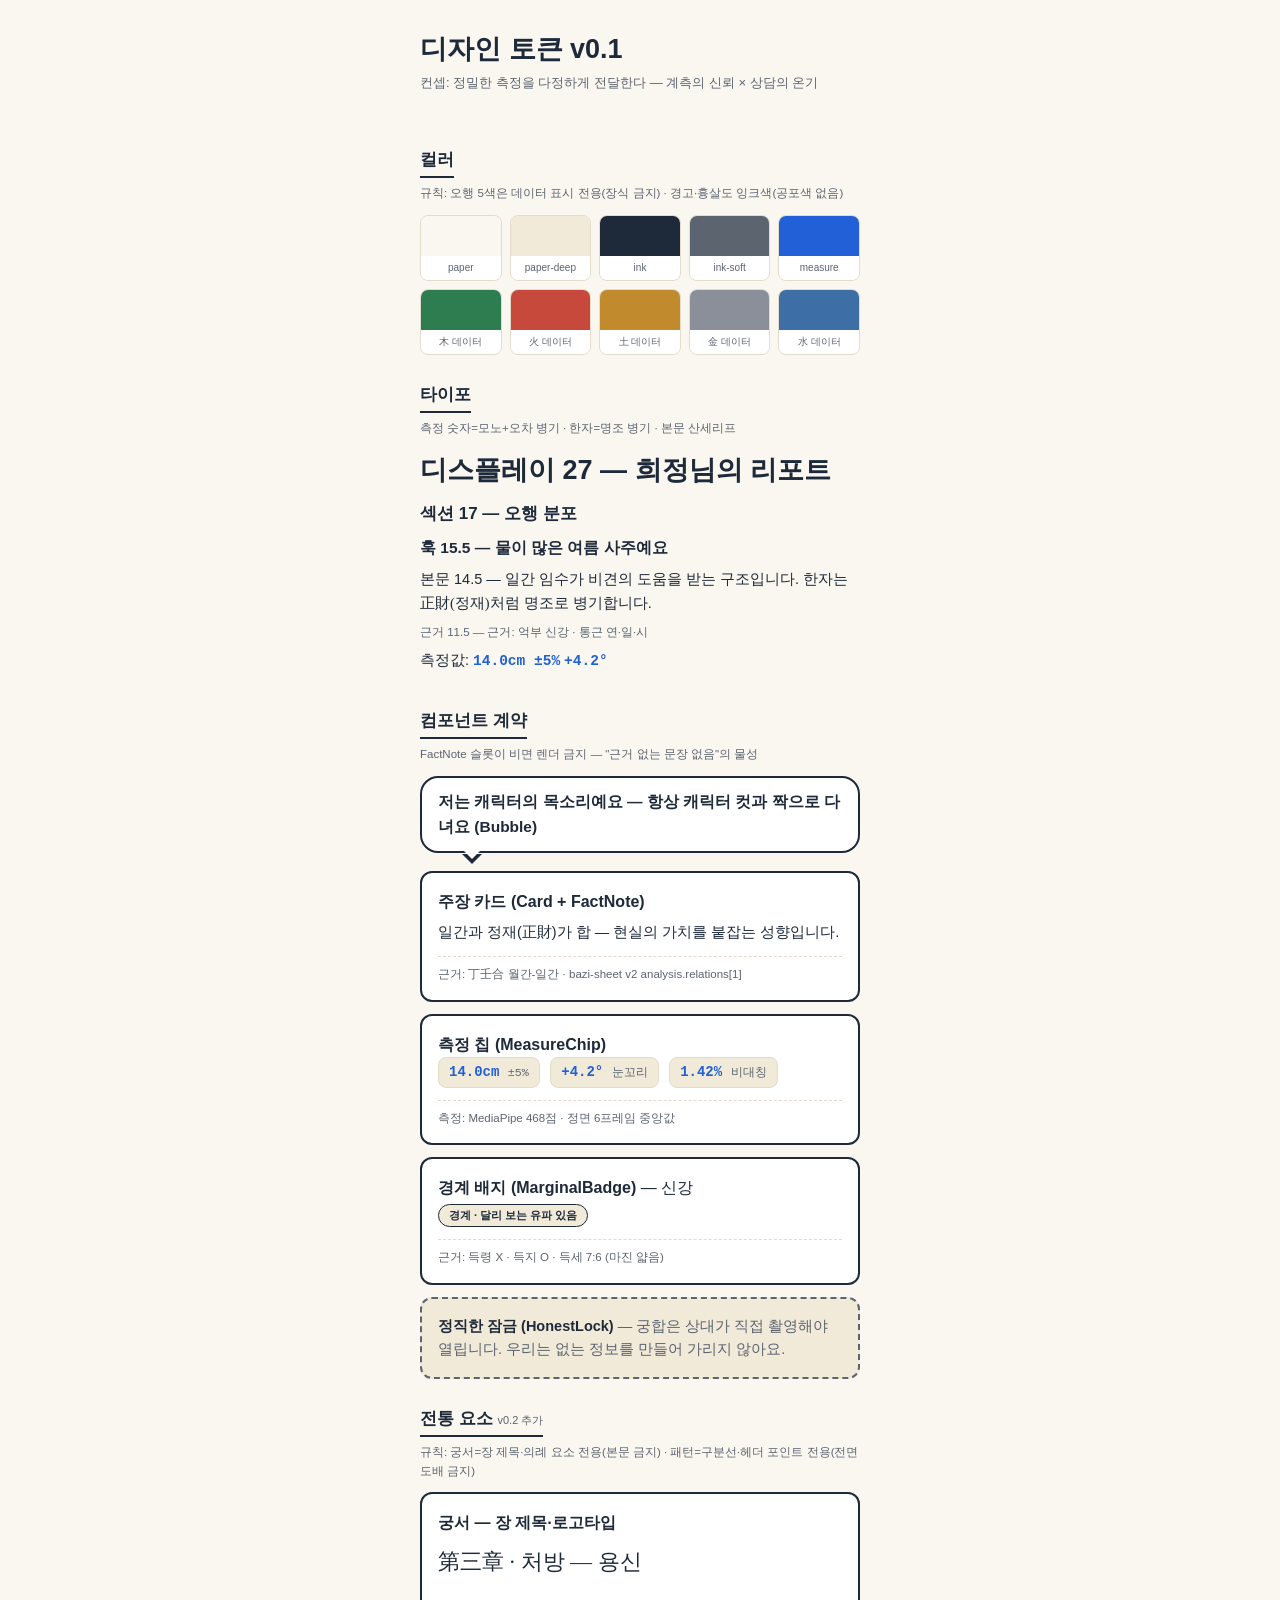
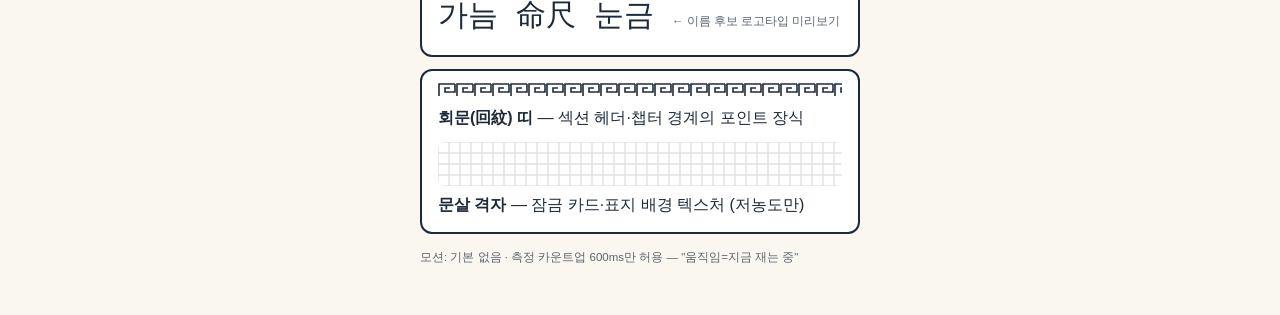
<file: tokens.html>
<!doctype html>
<html lang="ko">
<head>
<meta charset="utf-8">
<meta name="viewport" content="width=device-width,initial-scale=1">
<title>명경 디자인 토큰</title>
<link rel="stylesheet" href="tokens.css">
<style>
  *{box-sizing:border-box;margin:0;padding:0}
  body{font-family:var(--font-sans);background:var(--paper);color:var(--ink);padding:28px 20px 50px;max-width:var(--w-content);margin:0 auto;line-height:1.6}
  h1{font-size:var(--fs-display);font-weight:var(--fw-display);margin-bottom:2px}
  .sub{color:var(--ink-soft);font-size:13px;margin-bottom:26px}
  h2{font-size:var(--fs-h2);font-weight:var(--fw-h2);margin:26px 0 12px;border-bottom:2px solid var(--ink);display:inline-block;padding-bottom:3px}
  .rule{font-size:var(--fs-note);color:var(--ink-soft);margin:-6px 0 12px}
  /* 스와치 */
  .sw{display:grid;grid-template-columns:repeat(5,1fr);gap:8px}
  .sw .c{border-radius:var(--r-chip);border:1px solid var(--line);overflow:hidden;font-size:10px;text-align:center}
  .sw .c i{display:block;height:40px}
  .sw .c em{display:block;font-style:normal;padding:4px 2px;background:#fff;color:var(--ink-soft)}
  /* 타입 */
  .type div{margin-bottom:8px}
  .t-display{font-size:var(--fs-display);font-weight:var(--fw-display)}
  .t-h2{font-size:var(--fs-h2);font-weight:var(--fw-h2)}
  .t-hook{font-size:var(--fs-hook);font-weight:var(--fw-hook)}
  .t-body{font-size:var(--fs-body)}
  .t-note{font-size:var(--fs-note);color:var(--ink-soft)}
  .t-mono{font-family:var(--font-mono);color:var(--measure);font-weight:700}
  .t-serif{font-family:var(--font-serif)}
  /* 컴포넌트 */
  .card{background:#fff;border:2px solid var(--ink);border-radius:var(--r-card);padding:var(--sp-4);margin-bottom:var(--sp-3)}
  .factnote{border-top:1.5px dashed var(--line);margin-top:var(--sp-3);padding-top:var(--sp-2);font-size:var(--fs-note);color:var(--ink-soft)}
  .chip{display:inline-block;font-family:var(--font-mono);background:var(--paper-deep);border:1.5px solid var(--line);border-radius:var(--r-chip);padding:3px 10px;font-size:14px;font-weight:700;color:var(--measure);margin-right:6px}
  .chip small{color:var(--ink-soft);font-weight:400}
  .bubble{position:relative;background:#fff;border:2.5px solid var(--ink);border-radius:var(--r-bubble);padding:var(--sp-3) var(--sp-4);font-size:var(--fs-hook);font-weight:var(--fw-hook);margin-bottom:18px}
  .bubble:before{content:"";position:absolute;left:40px;bottom:-13px;border:10px solid transparent;border-top-color:var(--ink);border-bottom:0}
  .bubble:after{content:"";position:absolute;left:42px;bottom:-8px;border:8px solid transparent;border-top-color:#fff;border-bottom:0}
  .badge{display:inline-block;font-size:11px;font-weight:700;color:var(--ink);background:var(--paper-deep);border:1.5px solid var(--ink);border-radius:20px;padding:2px 10px}
  .lock{background:var(--paper-deep);border:2px dashed var(--ink-soft);border-radius:var(--r-card);padding:var(--sp-4);color:var(--ink-soft);font-size:var(--fs-body)}
  .lock b{color:var(--ink)}
  .el{font-weight:800}
</style>
</head>
<body>
  <h1>디자인 토큰 v0.1</h1>
  <div class="sub">컨셉: 정밀한 측정을 다정하게 전달한다 — 계측의 신뢰 × 상담의 온기</div>

  <h2>컬러</h2>
  <div class="rule">규칙: 오행 5색은 데이터 표시 전용(장식 금지) · 경고·흉살도 잉크색(공포색 없음)</div>
  <div class="sw">
    <div class="c"><i style="background:var(--paper)"></i><em>paper</em></div>
    <div class="c"><i style="background:var(--paper-deep)"></i><em>paper-deep</em></div>
    <div class="c"><i style="background:var(--ink)"></i><em>ink</em></div>
    <div class="c"><i style="background:var(--ink-soft)"></i><em>ink-soft</em></div>
    <div class="c"><i style="background:var(--measure)"></i><em>measure</em></div>
  </div>
  <div style="height:8px"></div>
  <div class="sw">
    <div class="c"><i style="background:var(--wood)"></i><em>木 데이터</em></div>
    <div class="c"><i style="background:var(--fire)"></i><em>火 데이터</em></div>
    <div class="c"><i style="background:var(--earth)"></i><em>土 데이터</em></div>
    <div class="c"><i style="background:var(--metal)"></i><em>金 데이터</em></div>
    <div class="c"><i style="background:var(--water)"></i><em>水 데이터</em></div>
  </div>

  <h2>타이포</h2>
  <div class="rule">측정 숫자=모노+오차 병기 · 한자=명조 병기 · 본문 산세리프</div>
  <div class="type">
    <div class="t-display">디스플레이 27 — 희정님의 리포트</div>
    <div class="t-h2">섹션 17 — 오행 분포</div>
    <div class="t-hook">훅 15.5 — 물이 많은 여름 사주예요</div>
    <div class="t-body">본문 14.5 — 일간 임수가 비견의 도움을 받는 구조입니다. 한자는 <span class="t-serif">正財(정재)</span>처럼 명조로 병기합니다.</div>
    <div class="t-note">근거 11.5 — 근거: 억부 신강 · 통근 연·일·시</div>
    <div class="t-body">측정값: <span class="t-mono">14.0cm ±5%</span> <span class="t-mono">+4.2°</span></div>
  </div>

  <h2>컴포넌트 계약</h2>
  <div class="rule">FactNote 슬롯이 비면 렌더 금지 — "근거 없는 문장 없음"의 물성</div>

  <div class="bubble">저는 캐릭터의 목소리예요 — 항상 캐릭터 컷과 짝으로 다녀요 (Bubble)</div>

  <div class="card">
    <b>주장 카드 (Card + FactNote)</b>
    <p style="font-size:var(--fs-body);margin-top:6px">일간과 정재(正財)가 합 — 현실의 가치를 붙잡는 성향입니다.</p>
    <div class="factnote">근거: 丁壬合 월간-일간 · bazi-sheet v2 analysis.relations[1]</div>
  </div>

  <div class="card">
    <b>측정 칩 (MeasureChip)</b><br>
    <span class="chip">14.0cm <small>±5%</small></span>
    <span class="chip">+4.2° <small>눈꼬리</small></span>
    <span class="chip">1.42% <small>비대칭</small></span>
    <div class="factnote">측정: MediaPipe 468점 · 정면 6프레임 중앙값</div>
  </div>

  <div class="card">
    <b>경계 배지 (MarginalBadge)</b> — 신강 <span class="badge">경계 · 달리 보는 유파 있음</span>
    <div class="factnote">근거: 득령 X · 득지 O · 득세 7:6 (마진 얇음)</div>
  </div>

  <div class="lock"><b>정직한 잠금 (HonestLock)</b> — 궁합은 상대가 직접 촬영해야 열립니다. 우리는 없는 정보를 만들어 가리지 않아요.</div>

  <h2>전통 요소 <small style="font-weight:400;font-size:11px;color:var(--ink-soft)">v0.2 추가</small></h2>
  <div class="rule">규칙: 궁서=장 제목·의례 요소 전용(본문 금지) · 패턴=구분선·헤더 포인트 전용(전면 도배 금지)</div>

  <div class="card">
    <b>궁서 — 장 제목·로고타입</b>
    <div style="font-family:var(--font-brush);font-size:22px;margin-top:8px">第三章 · 처방 — 용신</div>
    <div style="display:flex;gap:18px;margin-top:12px;align-items:baseline">
      <span style="font-family:var(--font-brush);font-size:30px">가늠</span>
      <span style="font-family:var(--font-brush);font-size:30px">命尺</span>
      <span style="font-family:var(--font-brush);font-size:30px">눈금</span>
      <span class="t-note">← 이름 후보 로고타입 미리보기</span>
    </div>
  </div>

  <div class="card" style="padding:0;overflow:hidden">
    <div style="height:14px;background-image:var(--pattern-meander);background-repeat:repeat-x;margin:12px 16px 0"></div>
    <div style="padding:8px 16px 4px"><b>회문(回紋) 띠</b> — 섹션 헤더·챕터 경계의 포인트 장식</div>
    <div style="height:44px;background-image:var(--pattern-lattice);margin:8px 16px 0;border-radius:6px"></div>
    <div style="padding:6px 16px 14px"><b>문살 격자</b> — 잠금 카드·표지 배경 텍스처 (저농도만)</div>
  </div>

  <div style="margin-top:14px" class="t-note">모션: 기본 없음 · 측정 카운트업 600ms만 허용 — "움직임=지금 재는 중"</div>
</body>
</html>
</file>
<file: tokens.css>
/* 명경(明鏡) 디자인 토큰 — 컨셉: "정밀한 측정을 다정하게 전달한다"
   규칙: 오행색=데이터 전용(장식 금지) · 측정 숫자=모노+오차 병기 · 모션=측정 순간만 · 공포색 금지 */
:root {
  /* 컬러 — 지면 */
  --paper:      #FAF7F0;  /* 기본 바탕: 웜 페이퍼 */
  --paper-deep: #F1EAD9;  /* 섹션 구분 바탕 */
  --card:       #FDFAF2;  /* 카드 바탕: 종이에서 반 발만 밝게(순백 금지 — 튐) */
  --line:       #E3DCCB;  /* 괘선 */
  --hair:       #EAE3D4;  /* 헤어라인: 카드·구분선용 연한 경계(강한 잉크선 금지) */
  /* 컬러 — 잉크 */
  --ink:        #1E2A3A;  /* 본문·제목: 딥 네이비 잉크 (경고·흉살도 이 색) */
  --ink-soft:   #5C6470;  /* 보조·근거 */
  --ink-line:   #C9CBBC;  /* 테두리에 잉크가 필요할 때: 옅게 뜬 잉크(2px solid 금지) */
  /* 컬러 — 포인트 */
  --measure:    #2160D6;  /* 실측 수치·차트 전용 1색 (버튼·텍스트 UI엔 쓰지 말 것) */
  /* 컬러 — 브랜드 액센트: 버튼·번호 등 비데이터 UI용 갈색 (오행/측정색은 데이터 전용) */
  --accent-brown: #7C5B34;
  /* 컬러 — 오행 (데이터 표시 전용, UI 장식 사용 금지) */
  --wood:  #2E7D51;
  --fire:  #C6493C;
  --earth: #C08A2D;
  --metal: #8A8F99;
  --water: #3D6EA5;
  /* 타이포 */
  --font-sans:  "Pretendard", "Apple SD Gothic Neo", -apple-system, sans-serif; /* 웹폰트 로드 */
  --font-mono:  "SF Mono", "JetBrains Mono", ui-monospace, monospace; /* 측정 숫자 전용 */
  --font-serif: "Nanum Myeongjo", "Apple Myungjo", serif;            /* 한자 병기 전용 (웹폰트) */
  --font-brush: "Nanum Myeongjo", "Apple Myungjo", serif;            /* 제목·의례 요소 — 트렌디 명조(웹폰트). 시스템 궁서 폐기 */
  --fs-display: 27px;  --fw-display: 800;
  --fs-h2:      17px;  --fw-h2:      800;
  --fs-hook:    15.5px;--fw-hook:    600;
  --fs-body:    14.5px;--lh-body:    1.7;
  --fs-note:    11.5px;
  /* 간격·형태 — 4px 기반 */
  --sp-1: 4px; --sp-2: 8px; --sp-3: 12px; --sp-4: 16px; --sp-6: 24px; --sp-8: 32px;
  --w-content: 480px;
  --r-bubble: 18px; --r-card: 12px; --r-chip: 8px;
  /* 모션 — 기본 0, 측정 카운트업만 */
  --motion-measure: 600ms cubic-bezier(.2,.8,.2,1);
  /* 전통 패턴 — 포인트 전용(섹션 구분·카드 헤더·의례 요소). 전면 도배 금지 */
  --pattern-lattice: url("data:image/svg+xml,%3Csvg xmlns='http://www.w3.org/2000/svg' width='22' height='22'%3E%3Cpath d='M0 0H22M0 11H22M0 22H22M0 0V22M11 0V22M22 0V22' stroke='%231E2A3A' stroke-opacity='.14' stroke-width='1.4'/%3E%3C/svg%3E");
  --pattern-meander: url("data:image/svg+xml,%3Csvg xmlns='http://www.w3.org/2000/svg' width='18' height='14'%3E%3Cpath d='M1 13 V1 H17 M17 1 V9 H7 V5 H12' fill='none' stroke='%231E2A3A' stroke-width='1.6'/%3E%3C/svg%3E");
  /* 아자살(亞字) 문살 — 창틀 격자, 헤더 띠·카드 상단 포인트 */
  --pattern-ajasal: url("data:image/svg+xml,%3Csvg xmlns='http://www.w3.org/2000/svg' width='40' height='40'%3E%3Cg fill='none' stroke='%231E2A3A' stroke-opacity='.16' stroke-width='1.3'%3E%3Cpath d='M0 20H40M20 0V40'/%3E%3Crect x='12' y='12' width='16' height='16'/%3E%3Cpath d='M20 0V12M20 28V40M0 20H12M28 20H40'/%3E%3C/g%3E%3C/svg%3E");
  /* 종이 질감 — 미세 그레인 */
  --texture-paper: url("data:image/svg+xml,%3Csvg xmlns='http://www.w3.org/2000/svg' width='140' height='140'%3E%3Cfilter id='p'%3E%3CfeTurbulence type='fractalNoise' baseFrequency='0.9' numOctaves='2' stitchTiles='stitch'/%3E%3CfeColorMatrix type='saturate' values='0'/%3E%3C/filter%3E%3Crect width='140' height='140' filter='url(%23p)' opacity='0.05'/%3E%3C/svg%3E");
  /* 한지 섬유결 — 가로로 늘어진 섬유 얼룩(이방성 turbulence) */
  --texture-hanji: url("data:image/svg+xml,%3Csvg xmlns='http://www.w3.org/2000/svg' width='240' height='240'%3E%3Cfilter id='h'%3E%3CfeTurbulence type='fractalNoise' baseFrequency='0.012 0.45' numOctaves='2' stitchTiles='stitch'/%3E%3CfeColorMatrix type='saturate' values='0'/%3E%3C/filter%3E%3Crect width='240' height='240' filter='url(%23h)' opacity='0.06'/%3E%3C/svg%3E");
  /* 붓 자국 — 제목 뒤 얼룩(러프 엣지 displacement) */
  --brush-band: url("data:image/svg+xml,%3Csvg xmlns='http://www.w3.org/2000/svg' width='320' height='64'%3E%3Cdefs%3E%3Cfilter id='r'%3E%3CfeTurbulence type='fractalNoise' baseFrequency='0.015 0.12' numOctaves='2' result='n'/%3E%3CfeDisplacementMap in='SourceGraphic' in2='n' scale='16'/%3E%3C/filter%3E%3C/defs%3E%3Crect x='14' y='18' width='292' height='28' rx='14' fill='%23C08A2D' fill-opacity='0.22' filter='url(%23r)'/%3E%3C/svg%3E");
}
</file>
